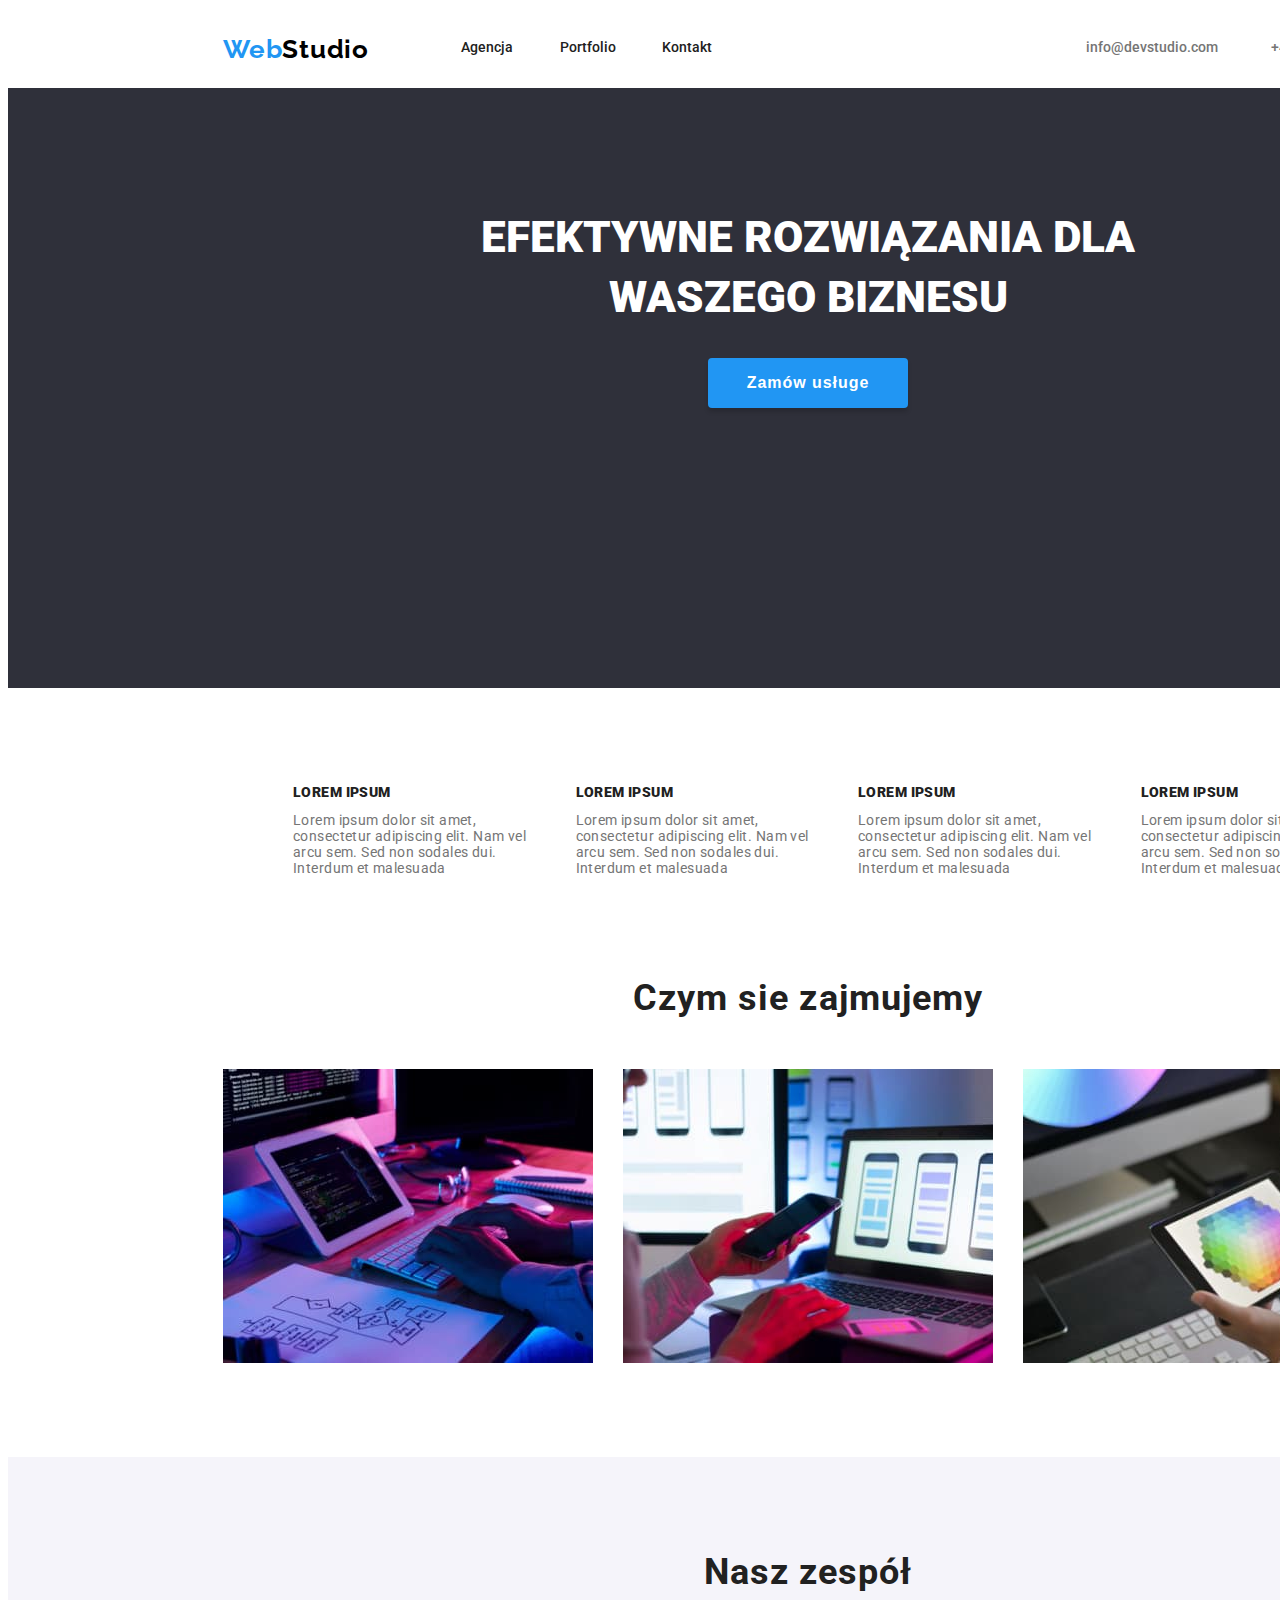
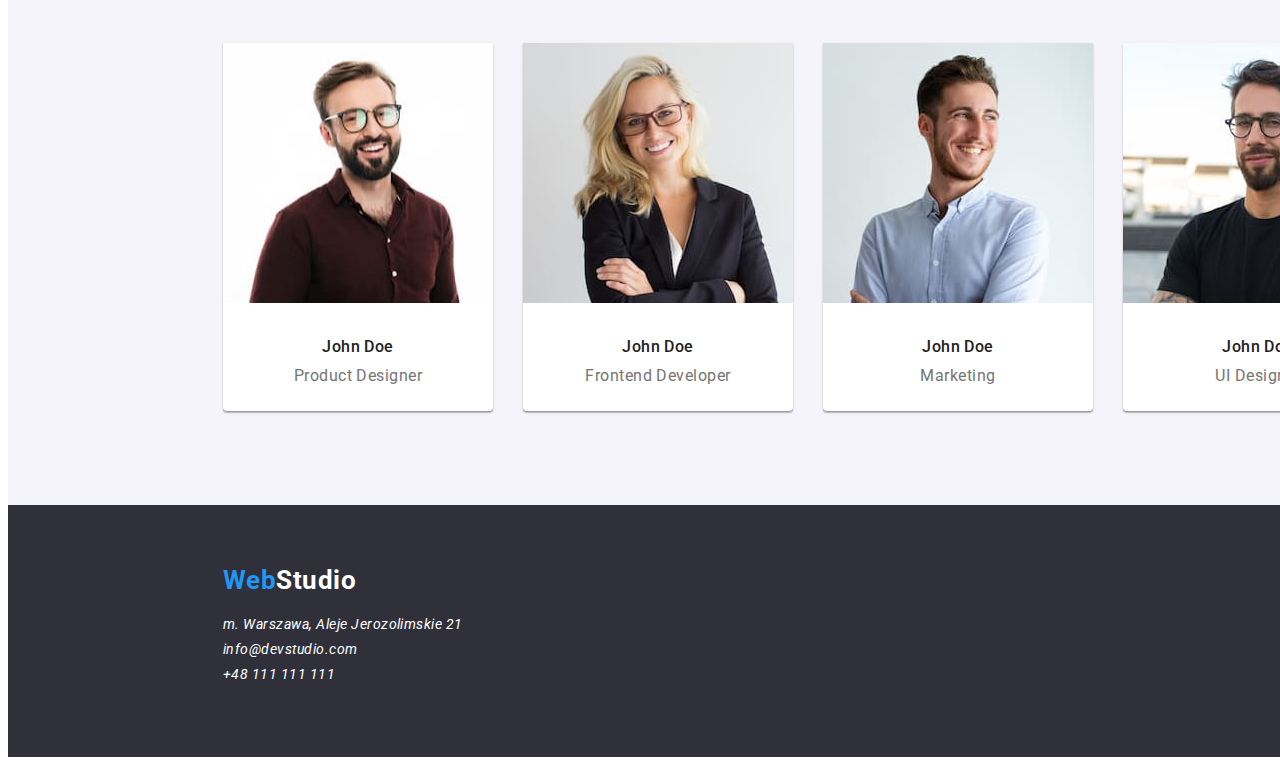
<file: index.html>
<!DOCTYPE html>
<html lang="pl">
  <head>
    <meta charset="UTF-8" />
    <meta http-equiv="X-UA-Compatible" content="IE=edge" />
    <meta name="viewport" content="width=device-width, initial-scale=1.0" />
    <link rel="stylesheet" href="./css/styles.css" />
    <title>EFEKTYWNE ROZWIĄZANIA DLA WASZEGO BIZNESU</title>
    <link rel="preconnect" href="https://fonts.googleapis.com" />
    <link rel="preconnect" href="https://fonts.gstatic.com" crossorigin />
    <link
      href="https://fonts.googleapis.com/css2?family=Montserrat:wght@400;700&family=Raleway:wght@700&family=Roboto:wght@400;500;700;900&display=swap"
      rel="stylesheet"
    />
  </head>
  <body>
    <!--Menu-->
    <header class="menu">
      <a class="logo" href="index.html"><span class="web">Web</span>Studio</a>
      <nav class="navigation">
        <ul>
          <li><a class="agency" href="#">Agencja</a></li>
          <li><a class="portfolio" href="portfolio.html">Portfolio</a></li>
          <li><a class="contact" href="#">Kontakt</a></li>
        </ul>
      </nav>
      <a class="email" href="mailto:info@devstudio.com">info@devstudio.com</a>
      <a class="telephone" href="tel:++48111111111">+48 111 111 111</a>
    </header>
    <!--Header-->
    <main>
      <section class="header">
        <h1 class="main-header">EFEKTYWNE ROZWIĄZANIA DLA WASZEGO BIZNESU</h1>
        <button type="submit" class="button"><span class="service">Zamów usługe</span></button>
      </section>
      <!--Nasze atrybuty-->
      <section class="attributes">
        <h2 hidden>Lorem</h2>
        <ul>
          <li>
            <span class="attributes-text"><b>LOREM IPSUM</b></span>
            <p>
              Lorem ipsum dolor sit amet, consectetur adipiscing elit. Nam vel arcu sem. Sed non
              sodales dui. Interdum et malesuada
            </p>
          </li>
          <li>
            <span class="attributes-text"><b>LOREM IPSUM</b></span>
            <p>
              Lorem ipsum dolor sit amet, consectetur adipiscing elit. Nam vel arcu sem. Sed non
              sodales dui. Interdum et malesuada
            </p>
          </li>
          <li>
            <span class="attributes-text"><b>LOREM IPSUM</b></span>
            <p>
              Lorem ipsum dolor sit amet, consectetur adipiscing elit. Nam vel arcu sem. Sed non
              sodales dui. Interdum et malesuada
            </p>
          </li>
          <li>
            <span class="attributes-text"><b>LOREM IPSUM</b></span>
            <p>
              Lorem ipsum dolor sit amet, consectetur adipiscing elit. Nam vel arcu sem. Sed non
              sodales dui. Interdum et malesuada
            </p>
          </li>
        </ul>
      </section>
      <!--Czym się zajmujemy-->
      <section class="work">
        <h2 class="work-title">Czym sie zajmujemy</h2>
        <ul>
          <li>
            <img
              class="computer"
              src="images/img_1.jpg"
              alt="Pisanie kodu"
              width="370"
              height="294"
            />
          </li>
          <li>
            <img
              class="phone"
              src="images/img_2.jpg"
              alt="Sprawdzanie wizualizacji telefonu"
              width="370"
              height="294"
            />
          </li>
          <li>
            <img
              class="tablet"
              src="images/img_3.jpg"
              alt="Dobieranie palety barw na tablecie"
              width="370"
              height="294"
            />
          </li>
        </ul>
      </section>
      <!--Nasz zespół-->
      <section class="our-team">
        <h2 class="block-title">Nasz zespół</h2>
        <ul>
          <li>
            <img src="images/img_4.jpg" alt="John Doe" width="270" height="260" />
            <h3 class="name">John Doe</h3>
            <span class="job">Product Designer</span>
          </li>
          <li class="team">
            <img src="images/img_5.jpg" alt="John Doe" width="270" height="260" />
            <h3 class="name">John Doe</h3>
            <span class="job">Frontend Developer</span>
          </li>
          <li class="team">
            <img src="images/img_6.jpg" alt="John Doe" width="270" height="260" />
            <h3 class="name">John Doe</h3>
            <span class="job">Marketing</span>
          </li>
          <li class="team">
            <img src="images/img_7.jpg" alt="John Doe" width="270" height="260" />
            <h3 class="name">John Doe</h3>
            <span class="job">UI Designer</span>
          </li>
        </ul>
      </section>
    </main>
    <!--Footer-->
    <footer class="footer">
      <a class="logo-bottom" href="index.html">Web<span class="studio">Studio</span></a>
      <address class="address">
        <ul>
          <li class="location">
            <a href="https://goo.gl/maps/dhSm4bZQ5p9KXUbg6" target="_blank"
              >m. Warszawa, Aleje Jerozolimskie 21</a
            >
          </li>
          <li class="contact-link"><a href="mailto:info@devstudio.com">info@devstudio.com</a></li>
          <li class="contact-tel"><a href="tel:++48111111111">+48 111 111 111</a></li>
        </ul>
      </address>
    </footer>
  </body>
</html>
</file>
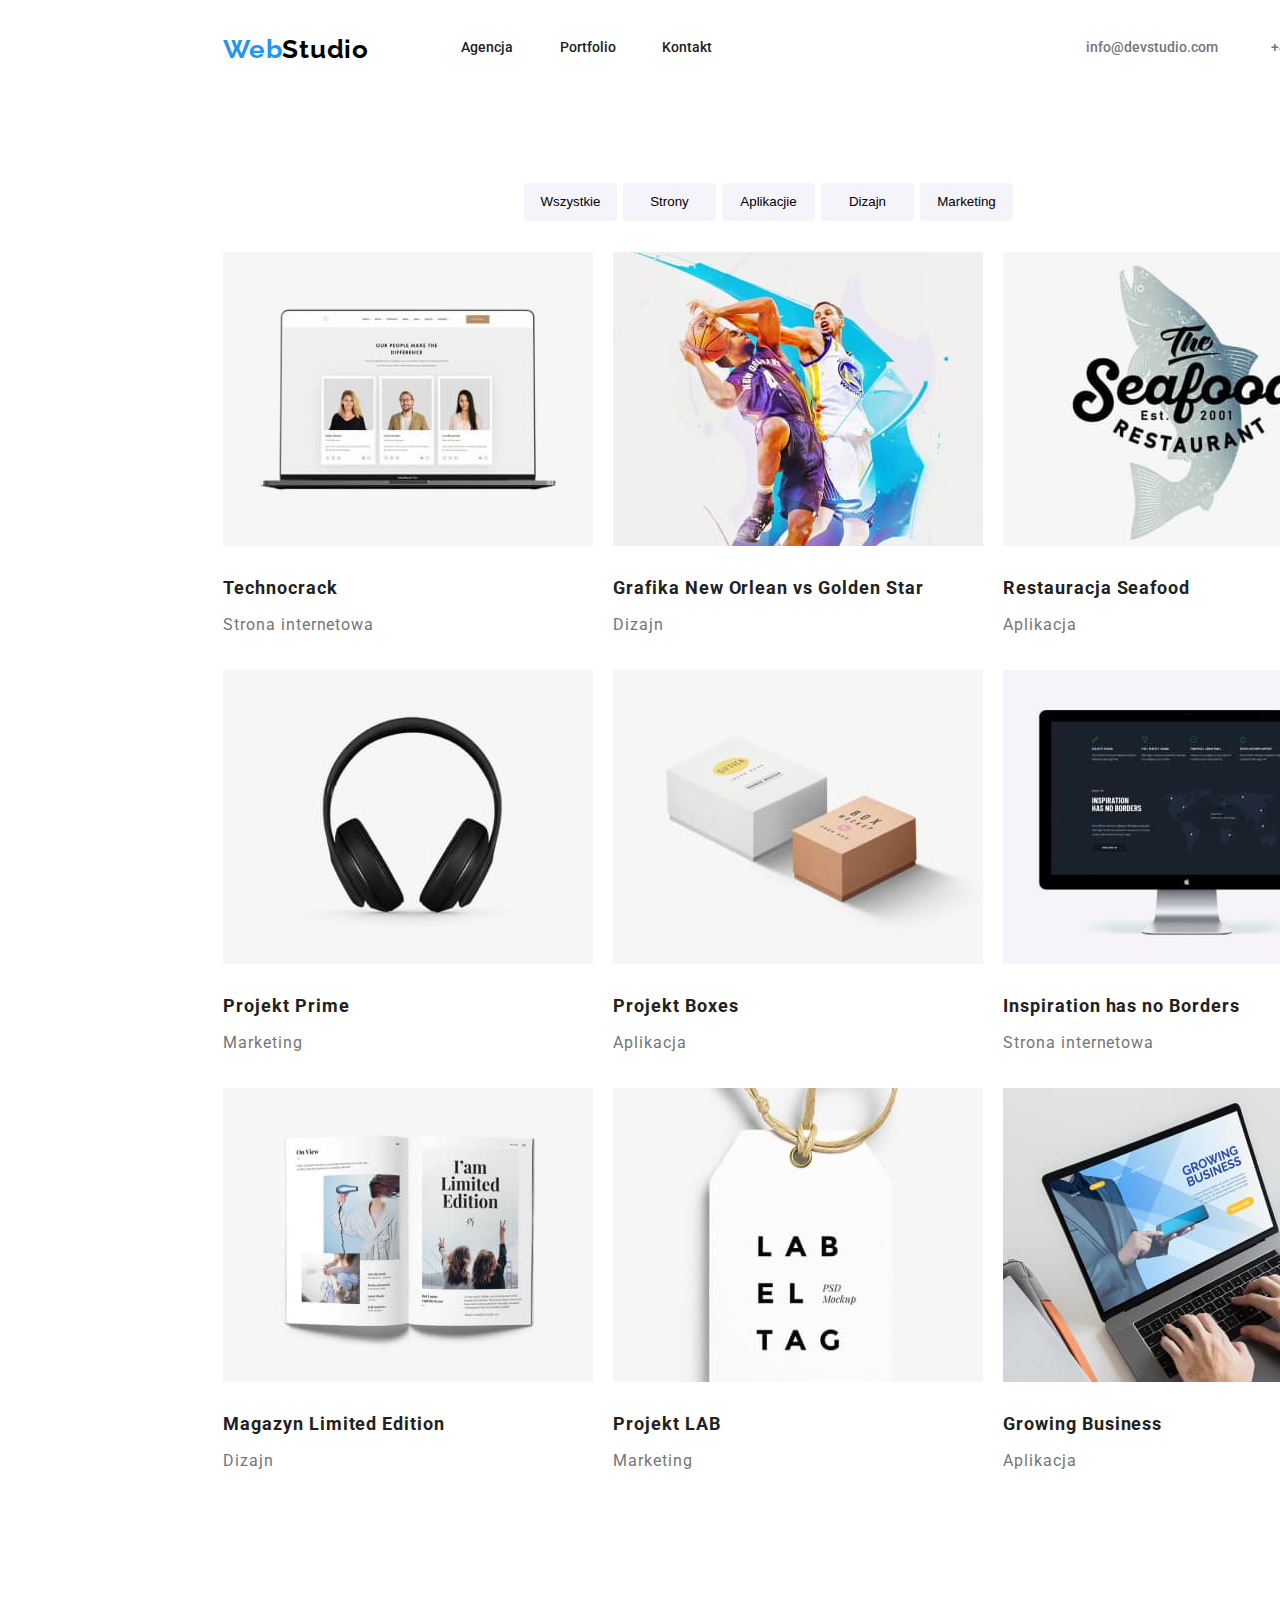
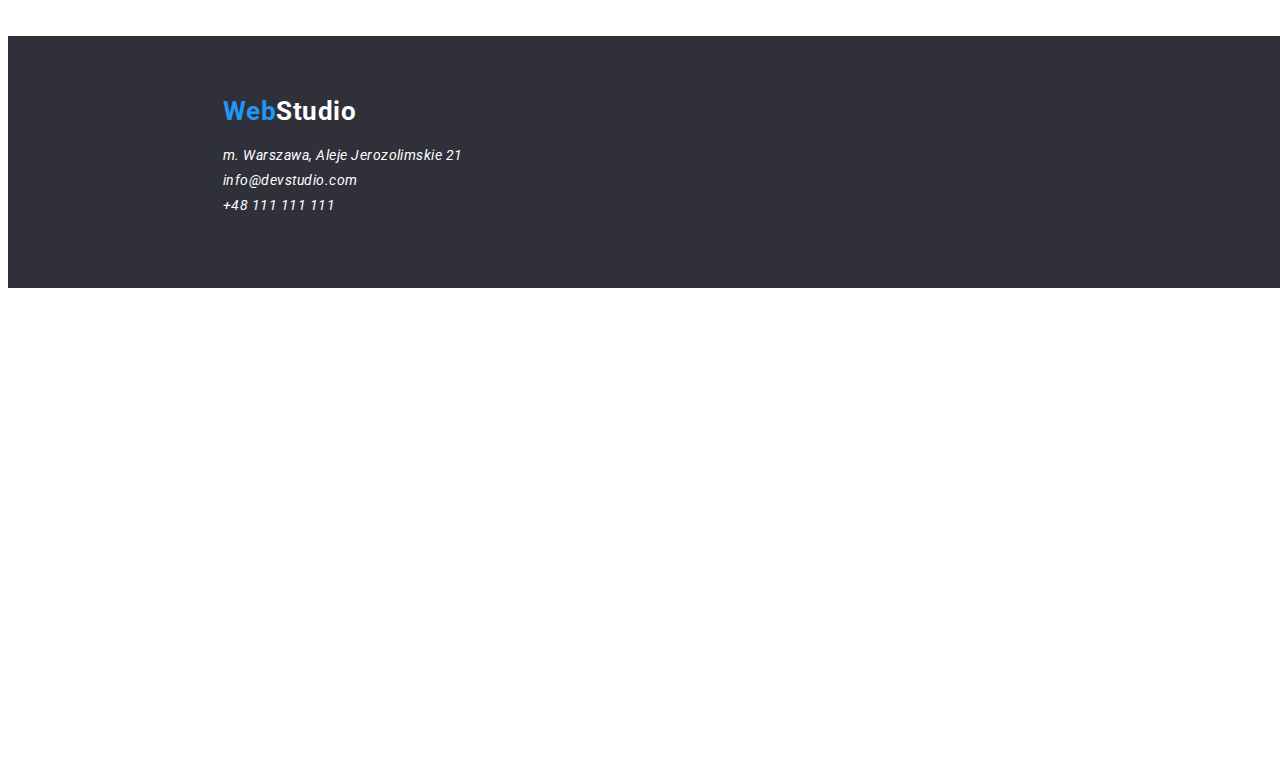
<file: portfolio.html>
<!DOCTYPE html>
<html lang="pl">
  <head>
    <meta charset="UTF-8" />
    <meta http-equiv="X-UA-Compatible" content="IE=edge" />
    <meta name="viewport" content="width=device-width, initial-scale=1.0" />
    <link rel="stylesheet" href="./css/styles.css" />
    <title>Hw2-Portfolio</title>
    <link rel="preconnect" href="https://fonts.googleapis.com" />
    <link rel="preconnect" href="https://fonts.gstatic.com" crossorigin />
    <link
      href="https://fonts.googleapis.com/css2?family=Montserrat:wght@400;700&family=Raleway:wght@700&family=Roboto:wght@400;500;700;900&display=swap"
      rel="stylesheet"
    />
  </head>
  <body>
    <!--Menu-->
    <header class="menu">
      <a class="logo" href="index.html"><span class="web">Web</span>Studio</a>
      <nav class="navigation">
        <ul>
          <li><a class="agency" href="#">Agencja</a></li>
          <li><a class="portfolio" href="portfolio.html">Portfolio</a></li>
          <li><a class="contact" href="#">Kontakt</a></li>
        </ul>
      </nav>
      <a class="email" href="mailto:info@devstudio.com">info@devstudio.com</a>
      <a class="telephone" href="tel:++48111111111">+48 111 111 111</a>
    </header>
    <!--Header-->
    <main>
      <section class="portfolio-page">
        <ul class="filters">
          <li><button type="button" class="all">Wszystkie</button></li>
          <li><button type="button">Strony</button></li>
          <li><button type="button">Aplikacjie</button></li>
          <li><button type="button">Dizajn</button></li>
          <li><button type="button">Marketing</button></li>
        </ul>
        <div>
          <ul class="main-box">
            <li>
              <figure class="box-img">
                <img
                  src="images/technocrack.jpg"
                  alt="portrety ludzi wyswietlone na wyswietlaczu laptopa"
                  width="370"
                  height="294"
                />
                <figcaption class="box-img-title">
                  <h3>Technocrack</h3>
                  <p>Strona internetowa</p>
                </figcaption>
              </figure>
            </li>
            <li>
              <figure class="box-img">
                <img
                  src="images/new-orlean-vs-golden-star.jpg"
                  alt="ludzie grający w koszykowke"
                  width="370"
                  height="294"
                />
                <figcaption class="box-img-title">
                  <h3>Grafika New Orlean vs Golden Star</h3>
                  <p>Dizajn</p>
                </figcaption>
              </figure>
            </li>
            <li>
              <figure class="box-img">
                <img
                  src="images/restaurant-seafood.jpg"
                  alt="logo restauracji"
                  width="370"
                  height="294"
                />
                <figcaption class="box-img-title">
                  <h3>Restauracja Seafood</h3>
                  <p>Aplikacja</p>
                </figcaption>
              </figure>
            </li>
            <li>
              <figure class="box-img">
                <img
                  src="images/project-prime.jpg"
                  alt="sluchawki bezprzewodowe"
                  width="370"
                  height="294"
                />
                <figcaption class="box-img-title">
                  <h3>Projekt Prime</h3>
                  <p>Marketing</p>
                </figcaption>
              </figure>
            </li>
            <li>
              <figure class="box-img">
                <img src="images/project-boxes.jpg" alt="klocki" width="370" height="294" />
                <figcaption class="box-img-title">
                  <h3>Projekt Boxes</h3>
                  <p>Aplikacja</p>
                </figcaption>
              </figure>
            </li>
            <li>
              <figure class="box-img">
                <img
                  src="images/inspiration-has-no-borders.jpg"
                  alt="wyswietlacz monitora"
                  width="370"
                  height="294"
                />
                <figcaption class="box-img-title">
                  <h3>Inspiration has no Borders</h3>
                  <p>Strona internetowa</p>
                </figcaption>
              </figure>
            </li>
            <li>
              <figure class="box-img">
                <img src="images/limited-edition.jpg" alt="ksiazka" width="370" height="294" />
                <figcaption class="box-img-title">
                  <h3>Magazyn Limited Edition</h3>
                  <p>Dizajn</p>
                </figcaption>
              </figure>
            </li>
            <li>
              <figure class="box-img">
                <img src="images/project-lab.jpg" alt="zawieszka" width="370" height="294" />
                <figcaption class="box-img-title">
                  <h3>Projekt LAB</h3>
                  <p>Marketing</p>
                </figcaption>
              </figure>
            </li>
            <li>
              <figure class="box-img">
                <img
                  src="images/growing-business.jpg"
                  alt="pisanie na laptopie"
                  width="370"
                  height="294"
                >
                <figcaption class="box-img-title">
                  <h3>Growing Business</h3>
                  <p>Aplikacja</p>
                </figcaption>
              </figure>
            </li>
          </ul>
        </div>
      </section>
    </main>
    <!--Footer-->
    <footer class="footer">
      <a class="logo-bottom" href="index.html">Web<span class="studio">Studio</span></a>
      <address class="address">
        <ul>
          <li class="location">
            <a href="https://goo.gl/maps/dhSm4bZQ5p9KXUbg6" target="_blank"
              >m. Warszawa, Aleje Jerozolimskie 21</a
            >
          </li>
          <li class="contact-link"><a href="mailto:info@devstudio.com">info@devstudio.com</a></li>
          <li class="contact-tel"><a href="tel:++48111111111">+48 111 111 111</a></li>
        </ul>
      </address>
    </footer>
  </body>
</html>
</file>
<file: css/styles.css>
:root {
  --color-background: #ffffff;
  --color-grey: #757575;
  --color-black: #000000;
  --color-blue: #2196f3;
  --color-almost-black: #212121;
  --color-header-footer: #2f303a;
  --color-third-header-button: #f5f4fa;
}
body {
  position: relative;
  width: 1600px;
  height: 2349px;
  background: var(--color-background);
  font-family: 'Roboto', sans-serif;
  color: var(--color-grey);
}
.menu {
  width: 1600px;
  height: 80px;
  font-weight: 500;
  font-size: 14px;
  line-height: 1.14;
  border: 1px #ececec;
}
.logo {
  width: 145px;
  height: 31px;
  margin-left: 215px;
  top: 24px;
  font-weight: 700;
  font-size: 26px;
  line-height: 1.38;
  letter-spacing: 0.03em;
  color: var(--color-black);
  text-decoration: none;
  position: absolute;
  font-family: 'Raleway';
}
.web {
  color: var(--color-blue);
}
.navigation {
  position: absolute;
  width: 254px;
  height: 16px;
  left: 453px;
  top: 32px;
}
.navigation ul {
  list-style-type: none;
  margin: 0;
  padding: 0;
}
.navigation ul li a {
  float: left;
  color: var(--color-almost-black);
}

.navigation ul li a:focus,
.navigation ul li a:hover,
.navigation ul li a:active {
  color: var(--color-blue);
}
.agency {
  width: 53px;
  height: 16px;
  font-weight: 500;
  text-decoration: none;
}
.portfolio {
  margin-left: 46px;
  text-decoration: none;
}
.contact {
  margin-left: 46px;
  width: 51px;
  height: 16px;
  text-decoration: none;
}
/*finish navigation*/
.email {
  position: absolute;
  width: 135px;
  height: 16px;
  left: 1078px;
  top: 32px;
  color: var(--color-grey);
  text-decoration: none;
}
.email:hover,
.email:focus {
  color: var(--color-blue);
}
.telephone {
  position: absolute;
  width: 110px;
  height: 16px;
  left: 1263px;
  top: 32px;
  color: var(--color-grey);
  text-decoration: none;
}
/*finish menu*/
.header {
  width: 1600px;
  height: 600px;
  background: var(--color-header-footer);
  text-align: center;
}
.main-header {
  position: absolute;
  width: 696px;
  height: 120px;
  left: 452px;
  top: 200px;
  font-weight: 900;
  font-size: 44px;
  line-height: 1.36;
  text-transform: uppercase;
  color: var(--color-background);
  margin: 0;
}
.header .button {
  position: absolute;
  width: 200px;
  height: 50px;
  left: 700px;
  top: 350px;
  background: var(--color-blue);
  box-shadow: 0px 4px 4px rgba(0, 0, 0, 0.15);
  border: var(--color-blue);
  border-radius: 4px;
}
.service {
  font-weight: 700;
  font-size: 16px;
  line-height: 1.88;
  align-items: center;
  letter-spacing: 0.06em;
  color: var(--color-background);
}
/*finish header*/
.attributes {
  width: 1170px;
  height: 101px;
  margin-top: 94px;
  margin-left: 215px;
}
.attributes ul {
  display: flex;
  list-style: none;
  letter-spacing: 0.03em;
  font-size: 14px;
  margin: 0;
}
.attributes ul li {
  width: 270px;
  height: 101px;
  margin-left: 30px;
}

.attributes-text {
  text-transform: uppercase;
  color: var(--color-almost-black);
  line-height: 1.71;
  font-weight: 700;
}
.attributes ul li .attributes-text {
  line-height: 1.46;
}
.attributes ul li p {
  margin-top: 10px;
  margin-bottom: 0;
}
/*finish atributes*/
.work {
  width: 1170px;
  height: 386px;
  margin-left: 215px;
  margin-top: 94px;
}
.work-title {
  width: 352px;
  height: 42px;
  margin-left: 409px;
  font-weight: 700;
  font-size: 36px;
  line-height: 1.17;
  white-space: nowrap;
  text-align: center;
  letter-spacing: 0.03em;
  color: var(--color-almost-black);
}
.work ul {
  list-style: none;
  padding: 0;
}
.work ul li {
  margin-top: 50px;
}
.computer {
  float: left;
}
.phone,
.tablet {
  float: left;
  margin-left: 30px;
}
/*finish what we do*/
.our-team {
  height: 648px;
  width: 1600px;
  left: 0px;
  background: var(--color-third-header-button);
}
.block-title {
  width: 210px;
  height: 42px;
  margin: 94px 695px 50px 695px;
  padding-top: 94px;
  font-weight: 700;
  font-size: 36px;
  line-height: 1.17;
  white-space: nowrap;
  text-align: center;
  letter-spacing: 0.03em;
  color: var(--color-almost-black);
}
.our-team ul {
  position: absolute;
  width: 1170px;
  height: 368px;
  margin: 0px 0px 0px 215px;
  padding: 0;
  list-style: none;
}

.our-team ul li {
  width: 270px;
  height: 368px;
  top: 1635px;
  float: left;
  text-align: center;
  letter-spacing: 0.03em;
  background: var(--color-background);
  box-shadow: 0px 1px 3px rgba(0, 0, 0, 0.12), 0px 1px 1px rgba(0, 0, 0, 0.14),
    0px 2px 1px rgba(0, 0, 0, 0.2);
  border-radius: 0px 0px 4px 4px;
}
.team {
  margin-left: 30px;
}
.name {
  font-weight: 500;
  font-size: 16px;
  line-height: 1.19;
  color: var(--color-almost-black);
  margin-top: 30px;
  margin-bottom: 10px;
}
.job {
  width: 130px;
  height: 19px;
  font-size: 16px;
  line-height: 1.19;
  margin-bottom: 30px;
}
/*finish our team*/
.footer {
  position: absolute;
  width: 1600px;
  height: 252px;
  background: var(--color-header-footer);
  letter-spacing: 0.03em;
}
.logo-bottom {
  position: absolute;
  left: 215px;
  top: 60px;
  width: 145px;
  height: 31px;
  font-weight: 700;
  font-size: 26px;
  line-height: 1.19;
  color: var(--color-blue);
  text-decoration: none;
}
.studio {
  color: var(--color-background);
}
.address,
.address:focus {
  margin-top: 111px;
  width: 246px;
  height: 81px;
  margin-left: 215px;
}
.address ul {
  list-style: none;
  padding: 0;
  margin: 0;
  font-size: 14px;
}
.address ul li:nth-child(2),
.address ul li:nth-child(3) {
  margin-top: 9px;
}
.address ul li a:focus,
.address ul li a:hover,
.address ul li a:active {
  color: rgba(255, 255, 255, 0.6);
}
.location a {
  width: 246px;
  height: 21px;
  white-space: nowrap;
  color: var(--color-background);
  text-decoration: none;
}
.contact-link a {
  width: 231px;
  height: 21px;
  color: var(--color-background);
  text-decoration: none;
}
.contact-tel a {
  position: absolute;
  width: 231px;
  height: 21px;
  color: var(--color-background);
  text-decoration: none;
}
/*finish footer*/

/*portfolio*/
.portfolio-page {
  width: 1170px;
  height: 1360px;
  margin-left: 215px;
  background: var(--color-background);
  margin-top: 94px;
  margin-bottom: 94px;
  color: var(--color-almost-black);
}
.filters {
  margin-left: 295px;
  width: 572px;
  height: 54px;
  left: 510px;
  padding: 0px;
  text-align: center;
  margin-top: 0;
  margin-bottom: 0;
}

.filters li {
  float: left;
  list-style: none;
  text-align: center;
  margin-left: 6px;
  font-size: 1.62em;
}
.filters li button:active,
.filters li button:focus,
.filters li button:hover {
  background-color: var(--color-blue);
  color: var(--color-background);
  cursor: pointer;
  border: none;
  border-radius: 4px;
}
.filters li button {
  background-color: var(--color-third-header-button);
  border: none;
  border-radius: 4px;
  width: 93px;
  height: 38px;
}
.filters li .all:active {
  background-color: var(--color-blue);
  color: white;
}
/*finish filters*/
.main-box {
  padding: 0;
}
.main-box li {
  list-style: none;
  float: left;
}
.main-box li .box-img {
  margin: 0;
  margin-right: 20px;
  margin-bottom: 30px;
}
.main-box li .box-img img {
  width: 370px;
  height: 294px;
}
.box-img-title {
  width: 322px;
  height: 70px;
  letter-spacing: 0.06em;
}
.box-img-title h3 {
  margin-bottom: 4px;
  margin-top: 20px;
  font-size: 18px;
  line-height: 2;
}
.box-img-title p {
  color: var(--color-grey);
  margin-top: 4px;
  margin-bottom: 20px;
  font-size: 16px;
  line-height: 1.88;
}
</file>
